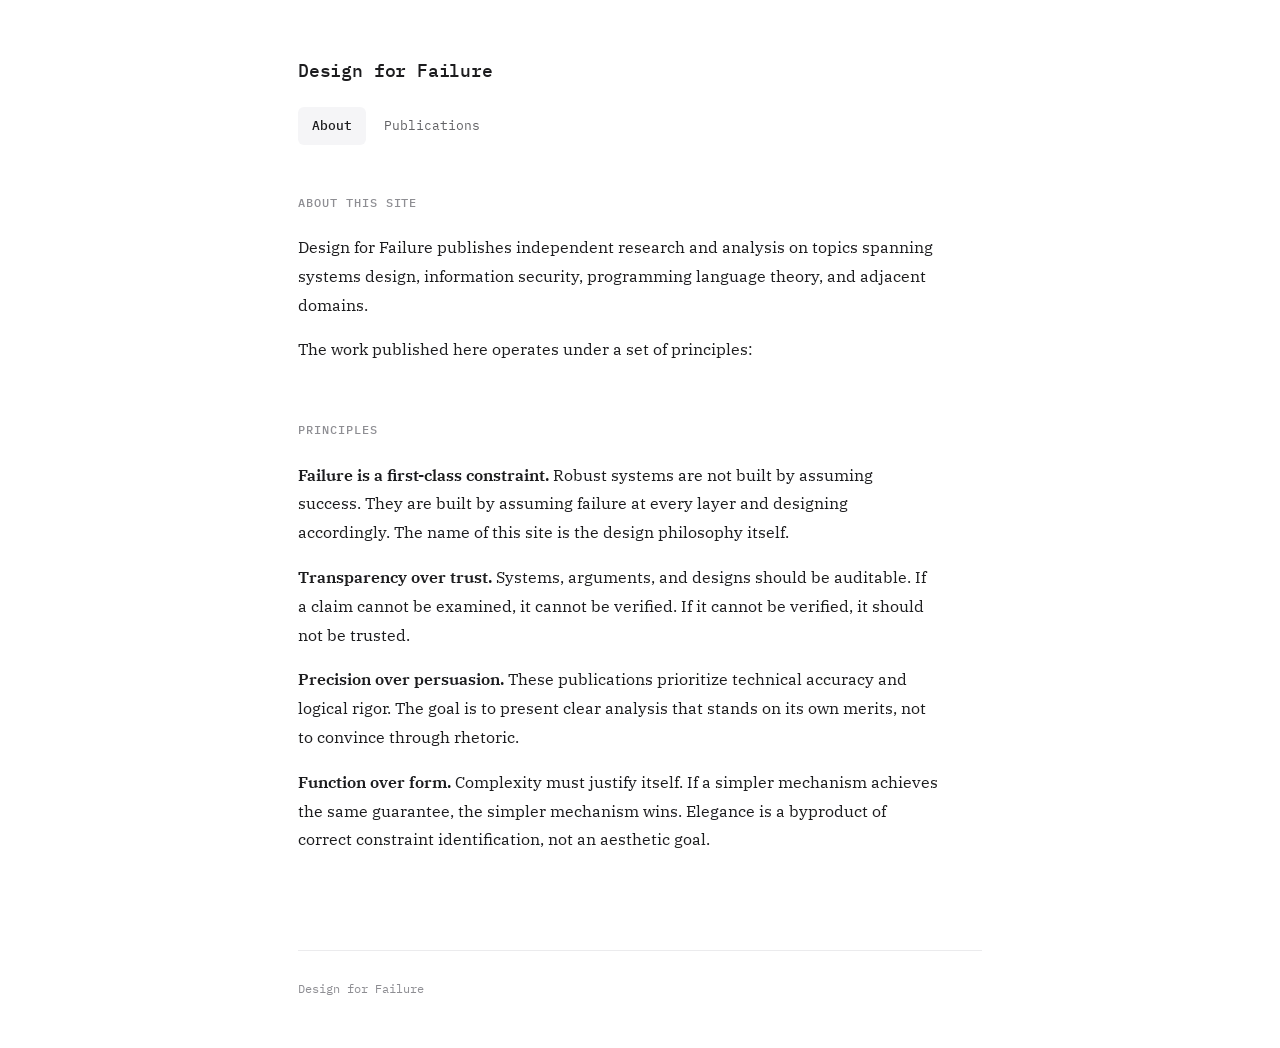
<file: index.html>
<!DOCTYPE html>
<html lang="en">
<head>
    <meta charset="UTF-8">
    <meta name="viewport" content="width=device-width, initial-scale=1.0">
    <title>Design for Failure</title>
    <meta name="description" content="Independent research on systems design, security, and programming language theory.">
    <link rel="preconnect" href="https://fonts.googleapis.com">
    <link rel="preconnect" href="https://fonts.gstatic.com" crossorigin>
    <link href="https://fonts.googleapis.com/css2?family=IBM+Plex+Mono:wght@400;500&family=IBM+Plex+Serif:ital,wght@0,400;0,600;1,400&display=swap" rel="stylesheet">
    <link rel="stylesheet" href="style.css">
</head>
<body>
    <div class="container">
        <header class="site-header">
            <h1><a href="index.html">Design for Failure</a></h1>
        </header>

        <nav>
            <a href="index.html" class="active">About</a>
            <a href="publications.html">Publications</a>
        </nav>

        <main>
            <section>
                <h2 class="section-label">About This Site</h2>
                <div class="prose">
                    <p>Design for Failure publishes independent research and analysis on topics spanning systems design, information security, programming language theory, and adjacent domains.</p>

                    <p>The work published here operates under a set of principles:</p>
                </div>
            </section>

            <section>
                <h2 class="section-label">Principles</h2>
                <div class="prose">
                    <p><strong>Failure is a first-class constraint.</strong> Robust systems are not built by assuming success. They are built by assuming failure at every layer and designing accordingly. The name of this site is the design philosophy itself.</p>

                    <p><strong>Transparency over trust.</strong> Systems, arguments, and designs should be auditable. If a claim cannot be examined, it cannot be verified. If it cannot be verified, it should not be trusted.</p>

                    <p><strong>Precision over persuasion.</strong> These publications prioritize technical accuracy and logical rigor. The goal is to present clear analysis that stands on its own merits, not to convince through rhetoric.</p>

                    <p><strong>Function over form.</strong> Complexity must justify itself. If a simpler mechanism achieves the same guarantee, the simpler mechanism wins. Elegance is a byproduct of correct constraint identification, not an aesthetic goal.</p>
                </div>
            </section>
        </main>

        <footer>
            <span>Design for Failure</span>
        </footer>
    </div>
</body>
</html>
</file>
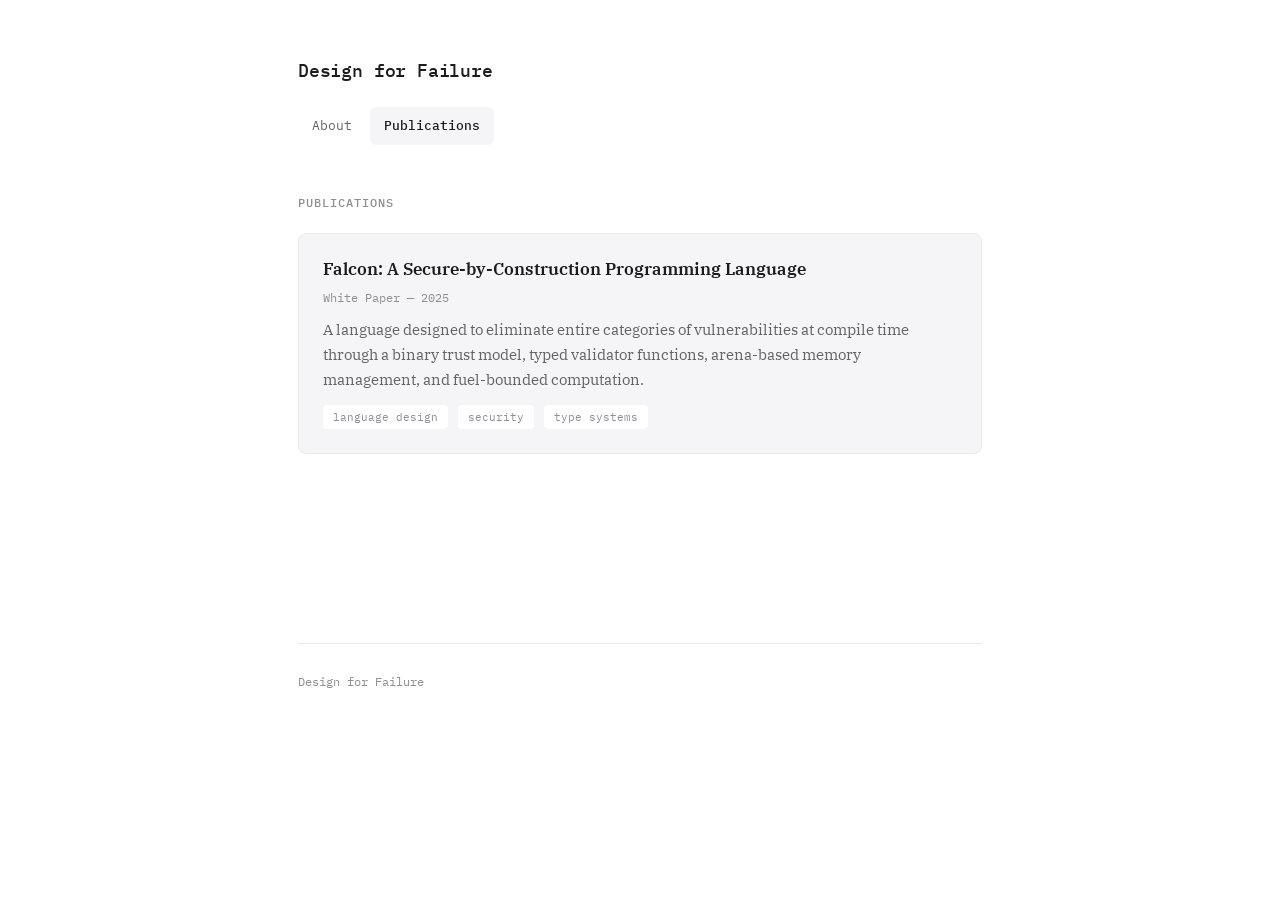
<file: publications.html>
<!DOCTYPE html>
<html lang="en">
<head>
    <meta charset="UTF-8">
    <meta name="viewport" content="width=device-width, initial-scale=1.0">
    <title>Publications — Design for Failure</title>
    <meta name="description" content="Published research and white papers.">
    <link rel="preconnect" href="https://fonts.googleapis.com">
    <link rel="preconnect" href="https://fonts.gstatic.com" crossorigin>
    <link href="https://fonts.googleapis.com/css2?family=IBM+Plex+Mono:wght@400;500&family=IBM+Plex+Serif:ital,wght@0,400;0,600;1,400&display=swap" rel="stylesheet">
    <link rel="stylesheet" href="style.css">
</head>
<body>
    <div class="container">
        <header class="site-header">
            <h1><a href="index.html">Design for Failure</a></h1>
        </header>

        <nav>
            <a href="index.html">About</a>
            <a href="publications.html" class="active">Publications</a>
        </nav>

        <main>
            <section>
                <h2 class="section-label">Publications</h2>
                <ul class="pub-list">

                    <!-- ==========================================
                         NEWEST PUBLICATIONS GO AT THE TOP.
                         Copy a <li> block and modify.
                         Link href points to: paper.html?file=FILENAME.md
                         Drop the .md file into the /papers/ folder.
                         ========================================== -->

                    <li>
                        <div class="pub-title"><a href="paper.html?file=falcon-secure-by-construction.md">Falcon: A Secure-by-Construction Programming Language</a></div>
                        <div class="pub-meta">White Paper &mdash; 2025</div>
                        <div class="pub-abstract">
                            A language designed to eliminate entire categories of vulnerabilities at compile time through a binary trust model, typed validator functions, arena-based memory management, and fuel-bounded computation.
                        </div>
                        <span class="tag">language design</span>
                        <span class="tag">security</span>
                        <span class="tag">type systems</span>
                    </li>

                </ul>
            </section>
        </main>

        <footer>
            <span>Design for Failure</span>
        </footer>
    </div>
</body>
</html>
</file>
<file: style.css>
/* ===========================
   Design for Failure
   =========================== */

*, *::before, *::after {
    margin: 0;
    padding: 0;
    box-sizing: border-box;
}

:root {
    --fg: #1c1c1e;
    --fg-secondary: #636366;
    --fg-tertiary: #8e8e93;
    --bg: #ffffff;
    --bg-subtle: #f5f5f7;
    --bg-hover: #f0f0f2;
    --border: #e0e0e3;
    --border-light: #ebebed;
    --accent: #3a3a3c;
    --max-width: 740px;
    --font-body: 'IBM Plex Serif', Georgia, serif;
    --font-mono: 'IBM Plex Mono', 'Consolas', monospace;
    --radius: 8px;
    --shadow-sm: 0 1px 2px rgba(0,0,0,0.04), 0 1px 3px rgba(0,0,0,0.03);
    --shadow-md: 0 2px 8px rgba(0,0,0,0.06), 0 1px 3px rgba(0,0,0,0.04);
    --transition: 0.2s ease;
}

body {
    font-family: var(--font-body);
    color: var(--fg);
    background: var(--bg);
    line-height: 1.7;
    font-size: 17px;
    -webkit-font-smoothing: antialiased;
    -moz-osx-font-smoothing: grayscale;
}

.container {
    max-width: var(--max-width);
    margin: 0 auto;
    padding: 0 28px;
}

a {
    color: var(--fg);
    text-decoration-color: var(--border);
    text-decoration-thickness: 1px;
    text-underline-offset: 3px;
    transition: text-decoration-color var(--transition), color var(--transition);
}

a:hover {
    text-decoration-color: var(--fg);
}

/* --- Site Header --- */
.site-header {
    padding: 56px 0 0;
}

.site-header h1 {
    font-family: var(--font-mono);
    font-size: 18px;
    font-weight: 500;
    letter-spacing: -0.01em;
}

.site-header h1 a {
    text-decoration: none;
    color: var(--fg);
}

/* --- Nav --- */
nav {
    display: flex;
    gap: 4px;
    padding: 20px 0 0;
    margin-bottom: 48px;
    font-family: var(--font-mono);
    font-size: 13px;
}

nav a {
    color: var(--fg-secondary);
    text-decoration: none;
    padding: 8px 14px;
    border-radius: 6px;
    transition: background var(--transition), color var(--transition);
}

nav a:hover {
    background: var(--bg-subtle);
    color: var(--fg);
}

nav a.active {
    background: var(--bg-subtle);
    color: var(--fg);
    font-weight: 500;
}

/* --- Main --- */
main {
    padding: 0 0 96px;
    min-height: 50vh;
}

/* --- Section Headers --- */
h2.section-label {
    font-family: var(--font-mono);
    font-size: 12px;
    font-weight: 500;
    text-transform: uppercase;
    letter-spacing: 0.08em;
    color: var(--fg-tertiary);
    margin-bottom: 20px;
}

/* --- Publication List --- */
.pub-list {
    list-style: none;
    display: flex;
    flex-direction: column;
    gap: 12px;
}

.pub-list li {
    padding: 24px;
    background: var(--bg-subtle);
    border-radius: var(--radius);
    border: 1px solid var(--border-light);
    transition: border-color var(--transition), box-shadow var(--transition);
}

.pub-list li:hover {
    border-color: var(--border);
    box-shadow: var(--shadow-sm);
}

.pub-title {
    font-weight: 600;
    font-size: 17px;
    margin-bottom: 6px;
    line-height: 1.4;
}

.pub-title a {
    text-decoration: none;
}

.pub-title a:hover {
    text-decoration: underline;
    text-decoration-color: var(--fg-secondary);
}

.pub-meta {
    font-family: var(--font-mono);
    font-size: 12px;
    color: var(--fg-tertiary);
    margin-bottom: 10px;
}

.pub-abstract {
    font-size: 15px;
    color: var(--fg-secondary);
    line-height: 1.65;
}

.tag {
    display: inline-block;
    font-family: var(--font-mono);
    font-size: 11px;
    color: var(--fg-tertiary);
    background: var(--bg);
    padding: 3px 10px;
    border-radius: 4px;
    margin-right: 6px;
    margin-top: 12px;
}

/* --- Prose (About, Principles, Paper Content) --- */
.prose {
    font-size: 16px;
    color: var(--fg);
    line-height: 1.8;
    max-width: 640px;
}

.prose p + p {
    margin-top: 16px;
}

.prose strong {
    font-weight: 600;
    color: var(--fg);
}

.prose h1 {
    font-size: 28px;
    font-weight: 600;
    margin-bottom: 8px;
    line-height: 1.3;
    letter-spacing: -0.01em;
}

.prose h2 {
    font-size: 21px;
    font-weight: 600;
    margin-top: 48px;
    margin-bottom: 14px;
    line-height: 1.3;
    letter-spacing: -0.01em;
}

.prose h3 {
    font-size: 17px;
    font-weight: 600;
    margin-top: 36px;
    margin-bottom: 10px;
}

.prose h4 {
    font-size: 15px;
    font-weight: 600;
    margin-top: 28px;
    margin-bottom: 8px;
    color: var(--fg-secondary);
}

.prose ul, .prose ol {
    margin: 14px 0;
    padding-left: 24px;
}

.prose li {
    margin-bottom: 8px;
    line-height: 1.7;
}

.prose li > ul, .prose li > ol {
    margin-top: 8px;
    margin-bottom: 0;
}

.prose blockquote {
    border-left: 3px solid var(--border);
    padding: 12px 20px;
    margin: 20px 0;
    background: var(--bg-subtle);
    border-radius: 0 var(--radius) var(--radius) 0;
    color: var(--fg-secondary);
    font-style: italic;
}

.prose code {
    font-family: var(--font-mono);
    font-size: 14px;
    background: var(--bg-subtle);
    border: 1px solid var(--border-light);
    padding: 2px 7px;
    border-radius: 4px;
}

.prose pre {
    background: #1e1e20;
    color: #d4d4d8;
    padding: 24px;
    border-radius: var(--radius);
    overflow-x: auto;
    margin: 24px 0;
    line-height: 1.55;
    box-shadow: var(--shadow-md);
}

.prose pre code {
    background: none;
    border: none;
    padding: 0;
    color: inherit;
    font-size: 13.5px;
    border-radius: 0;
}

.prose table {
    width: 100%;
    border-collapse: collapse;
    margin: 24px 0;
    font-size: 15px;
    background: var(--bg-subtle);
    border-radius: var(--radius);
    overflow: hidden;
    border: 1px solid var(--border-light);
}

.prose th, .prose td {
    text-align: left;
    padding: 12px 16px;
}

.prose td {
    border-top: 1px solid var(--border-light);
}

.prose th {
    font-family: var(--font-mono);
    font-size: 12px;
    font-weight: 500;
    text-transform: uppercase;
    letter-spacing: 0.04em;
    color: var(--fg-secondary);
    background: var(--bg-hover);
}

.prose hr {
    border: none;
    border-top: 1px solid var(--border);
    margin: 40px 0;
}

.prose img {
    max-width: 100%;
    height: auto;
    margin: 24px 0;
    border-radius: var(--radius);
}

/* --- Paper Page --- */
.paper-header {
    margin-bottom: 40px;
    padding-bottom: 24px;
    border-bottom: 1px solid var(--border-light);
}

.paper-back {
    font-family: var(--font-mono);
    font-size: 13px;
    color: var(--fg-tertiary);
    text-decoration: none;
    display: inline-flex;
    align-items: center;
    gap: 6px;
    padding: 8px 14px;
    margin-bottom: 36px;
    border-radius: 6px;
    background: var(--bg-subtle);
    border: 1px solid var(--border-light);
    transition: border-color var(--transition), color var(--transition);
}

.paper-back:hover {
    color: var(--fg);
    border-color: var(--border);
}

/* --- Section Spacing (index page) --- */
section + section {
    margin-top: 56px;
}

/* --- Footer --- */
footer {
    border-top: 1px solid var(--border-light);
    padding: 28px 0 48px;
    font-family: var(--font-mono);
    font-size: 12px;
    color: var(--fg-tertiary);
}

/* --- Loading / Error States --- */
.loading, .error {
    font-family: var(--font-mono);
    font-size: 14px;
    color: var(--fg-tertiary);
    padding: 48px 0;
}

.error {
    color: #a63d40;
}

/* --- Responsive --- */
@media (max-width: 600px) {
    .container {
        padding: 0 20px;
    }

    .site-header {
        padding: 40px 0 0;
    }

    nav {
        margin-bottom: 36px;
    }

    main {
        padding-bottom: 64px;
    }

    .pub-list li {
        padding: 20px;
    }

    .prose h1 {
        font-size: 23px;
    }

    .prose h2 {
        font-size: 19px;
        margin-top: 36px;
    }

    .prose pre {
        padding: 16px;
        border-radius: 6px;
    }

    .paper-back {
        margin-bottom: 28px;
    }
}
</file>
